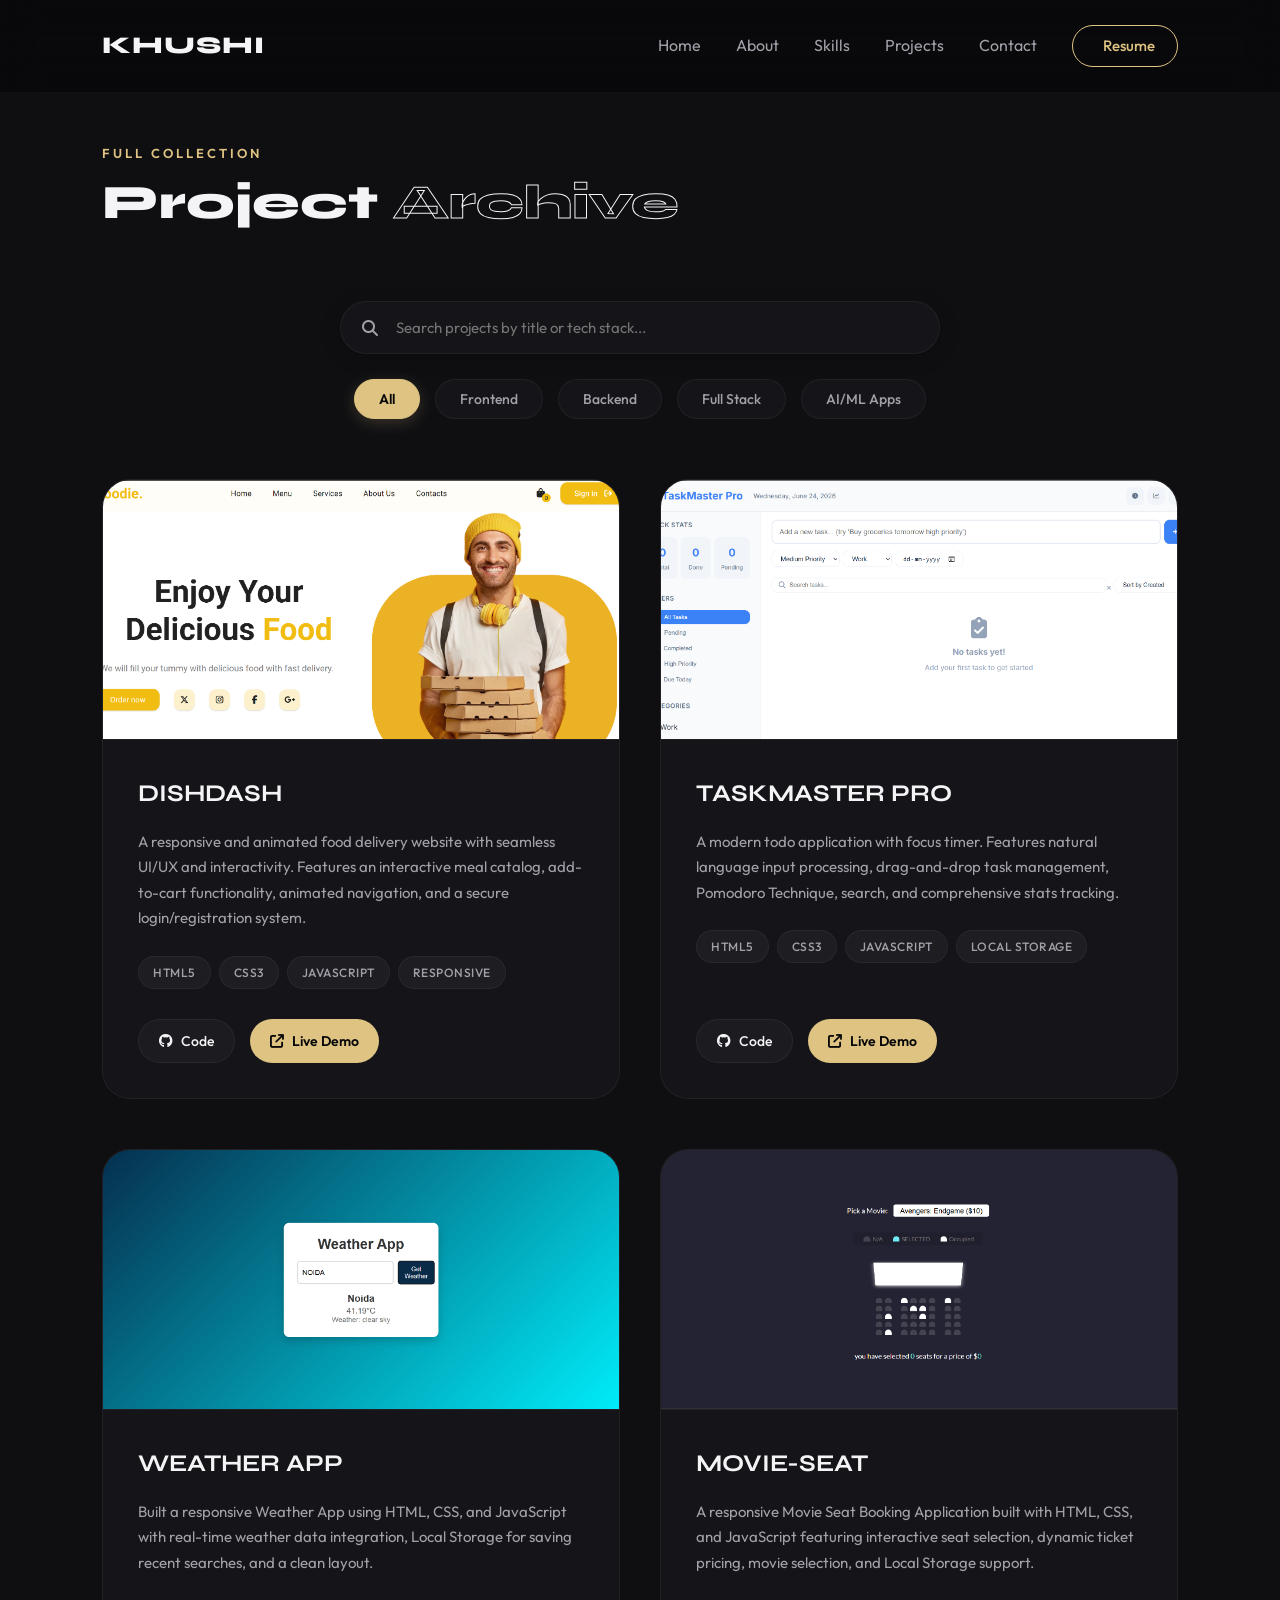
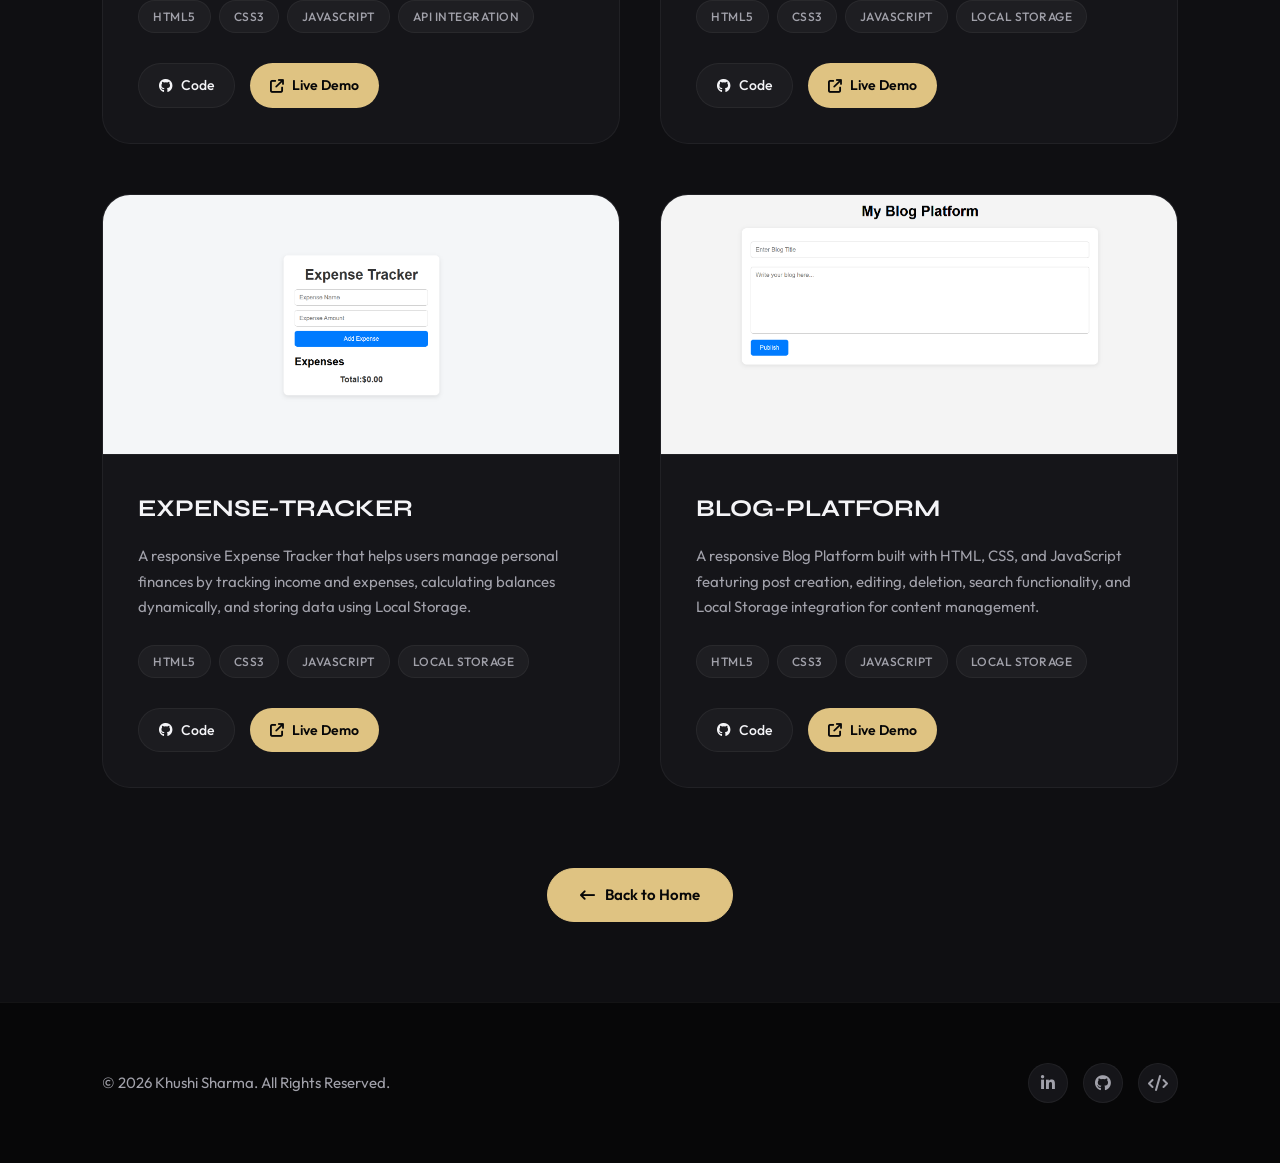
<file: project.html>
<!DOCTYPE html>
<html lang="en">
<head>
    <meta charset="UTF-8">
    <meta name="viewport" content="width=device-width, initial-scale=1.0">
    <title>Project Archive | Khushi Sharma</title>
    <!-- Meta tags for premium SEO -->
    <meta name="description" content="Explore the full vault of web development projects built by Khushi Sharma, including food delivery sites, advanced todo managers, trackers, and blog platforms.">
    
    <!-- Font Awesome Icons -->
    <link rel="stylesheet" href="https://cdnjs.cloudflare.com/ajax/libs/font-awesome/6.7.2/css/all.min.css">
    <!-- Local Stylesheet -->
    <link rel="stylesheet" href="style.css">
</head>
<body>

    <!-- Page Transition Wipe Overlay -->
    <div class="page-transition-wipe"></div>

    <!-- Frosted-glass Header Design -->
    <header class="header">
        <a href="index.html#home" class="logo magnetic">KHUSHI</a>

        <i class="fa-solid fa-bars" id="menu-icon"></i>

        <nav class="navbar">
            <a href="index.html#home" class="nav-link">Home</a>
            <a href="index.html#about" class="nav-link">About</a>
            <a href="index.html#skills" class="nav-link">Skills</a>
            <a href="index.html#projects" class="nav-link active">Projects</a>
            <a href="index.html#contact" class="nav-link">Contact</a>
            
            <!-- Highly styled Resume pill button directly to the right of Contact link -->
            <a href="Resume_Khushi_Sharma (3).pdf" class="resume-btn magnetic" target="_blank">
                <i class="fa-solid fa-arrow-down-to-bracket"></i> Resume
            </a>
        </nav>
    </header>

    <!-- Project Archive Section -->
    <section class="projects">
        <div class="container">
            <div class="section-header animate-in">
                <span class="section-subtitle">Full Collection</span>
                <h1 class="section-title">Project <span>Archive</span></h1>
            </div>

            <!-- Modern Control Dashboard Panel (Search & Filter) -->
            <div class="filter-panel animate-in">
                <div class="search-wrapper">
                    <i class="fa-solid fa-magnifying-glass search-icon"></i>
                    <input type="text" id="projectSearch" placeholder="Search projects by title or tech stack...">
                </div>
                <div class="filter-chips">
                    <button class="filter-btn active" data-filter="all">All</button>
                    <button class="filter-btn" data-filter="frontend">Frontend</button>
                    <button class="filter-btn" data-filter="backend">Backend</button>
                    <button class="filter-btn" data-filter="fullstack">Full Stack</button>
                    <button class="filter-btn" data-filter="aiml">AI/ML Apps</button>
                </div>
            </div>

            <!-- All 6 Projects Grid -->
            <div class="projects-grid">
                
                <!-- PROJECT 1 -->
                <div class="project-card animate-in" data-category="frontend" data-title="DISHDASH">
                    <div class="project-img">
                        <img src="images/DISHDASH.png" alt="DISHDASH - Food Delivery Platform">
                    </div>
                    <div class="project-content">
                        <div>
                            <h3>DISHDASH</h3>
                            <p>A responsive and animated food delivery website with seamless UI/UX and interactivity. Features an interactive meal catalog, add-to-cart functionality, animated navigation, and a secure login/registration system.</p>
                            <div class="project-tech-stack">
                                <span>HTML5</span>
                                <span>CSS3</span>
                                <span>JavaScript</span>
                                <span>Responsive</span>
                            </div>
                        </div>
                        <div class="project-actions">
                            <a href="https://github.com/khushiiish/DISHDASH.git" target="_blank" class="project-btn code magnetic">
                                <i class="fa-brands fa-github"></i> Code
                            </a>
                            <a href="https://dishdash-khushi.vercel.app/" target="_blank" class="project-btn live magnetic">
                                <i class="fa-solid fa-arrow-up-right-from-square"></i> Live Demo
                            </a>
                        </div>
                    </div>
                </div>

                <!-- PROJECT 2 -->
                <div class="project-card animate-in delay-100" data-category="fullstack" data-title="TASKMASTER PRO">
                    <div class="project-img">
                        <img src="images/TASK-MASTER.png" alt="TASKMASTER PRO - Advanced Todo App">
                    </div>
                    <div class="project-content">
                        <div>
                            <h3>TASKMASTER PRO</h3>
                            <p>A modern todo application with focus timer. Features natural language input processing, drag-and-drop task management, Pomodoro Technique, search, and comprehensive stats tracking.</p>
                            <div class="project-tech-stack">
                                <span>HTML5</span>
                                <span>CSS3</span>
                                <span>JavaScript</span>
                                <span>Local Storage</span>
                            </div>
                        </div>
                        <div class="project-actions">
                            <a href="https://github.com/khushiiish/ADVANCED-TODO-APP.git" target="_blank" class="project-btn code magnetic">
                                <i class="fa-brands fa-github"></i> Code
                            </a>
                            <a href="https://advanced-todo-app-khushi.vercel.app/" target="_blank" class="project-btn live magnetic">
                                <i class="fa-solid fa-arrow-up-right-from-square"></i> Live Demo
                            </a>
                        </div>
                    </div>
                </div>

                <!-- PROJECT 3 -->
                <div class="project-card animate-in" data-category="frontend" data-title="WEATHER APP">
                    <div class="project-img">
                        <img src="images/WEATHER.png" alt="Weather Forecast Application">
                    </div>
                    <div class="project-content">
                        <div>
                            <h3>WEATHER APP</h3>
                            <p>Built a responsive Weather App using HTML, CSS, and JavaScript with real-time weather data integration, Local Storage for saving recent searches, and a clean layout.</p>
                            <div class="project-tech-stack">
                                <span>HTML5</span>
                                <span>CSS3</span>
                                <span>JavaScript</span>
                                <span>API Integration</span>
                            </div>
                        </div>
                        <div class="project-actions">
                            <a href="https://github.com/khushiiish/weather.git" target="_blank" class="project-btn code magnetic">
                                <i class="fa-brands fa-github"></i> Code
                            </a>
                            <a href="https://weather-chi-kohl.vercel.app/" target="_blank" class="project-btn live magnetic">
                                <i class="fa-solid fa-arrow-up-right-from-square"></i> Live Demo
                            </a>
                        </div>
                    </div>
                </div>

                <!-- PROJECT 4 -->
                <div class="project-card animate-in delay-100" data-category="frontend" data-title="MOVIE-SEAT">
                    <div class="project-img">
                        <img src="images/MOVIE-SEAT.png" alt="Movie Seat Booking App">
                    </div>
                    <div class="project-content">
                        <div>
                            <h3>MOVIE-SEAT</h3>
                            <p>A responsive Movie Seat Booking Application built with HTML, CSS, and JavaScript featuring interactive seat selection, dynamic ticket pricing, movie selection, and Local Storage support.</p>
                            <div class="project-tech-stack">
                                <span>HTML5</span>
                                <span>CSS3</span>
                                <span>JavaScript</span>
                                <span>Local Storage</span>
                            </div>
                        </div>
                        <div class="project-actions">
                            <a href="https://github.com/khushiiish/Movie_Seat.git" target="_blank" class="project-btn code magnetic">
                                <i class="fa-brands fa-github"></i> Code
                            </a>
                            <a href="https://movie-seat-ten.vercel.app/" target="_blank" class="project-btn live magnetic">
                                <i class="fa-solid fa-arrow-up-right-from-square"></i> Live Demo
                            </a>
                        </div>
                    </div>
                </div>

                <!-- PROJECT 5 -->
                <div class="project-card animate-in" data-category="frontend" data-title="EXPENSE-TRACKER">
                    <div class="project-img">
                        <img src="images/EXPENSE-TRACKER.png" alt="Expense Tracker App">
                    </div>
                    <div class="project-content">
                        <div>
                            <h3>EXPENSE-TRACKER</h3>
                            <p>A responsive Expense Tracker that helps users manage personal finances by tracking income and expenses, calculating balances dynamically, and storing data using Local Storage.</p>
                            <div class="project-tech-stack">
                                <span>HTML5</span>
                                <span>CSS3</span>
                                <span>JavaScript</span>
                                <span>Local Storage</span>
                            </div>
                        </div>
                        <div class="project-actions">
                            <a href="https://github.com/khushiiish/expense-tracker.git" target="_blank" class="project-btn code magnetic">
                                <i class="fa-brands fa-github"></i> Code
                            </a>
                            <a href="https://expense-tracker-ecru-beta-21.vercel.app/" target="_blank" class="project-btn live magnetic">
                                <i class="fa-solid fa-arrow-up-right-from-square"></i> Live Demo
                            </a>
                        </div>
                    </div>
                </div>

                <!-- PROJECT 6 -->
                <div class="project-card animate-in delay-100" data-category="fullstack" data-title="BLOG-PLATFORM">
                    <div class="project-img">
                        <img src="images/BLOG-PLATFORM.png" alt="Blog Platform App">
                    </div>
                    <div class="project-content">
                        <div>
                            <h3>BLOG-PLATFORM</h3>
                            <p>A responsive Blog Platform built with HTML, CSS, and JavaScript featuring post creation, editing, deletion, search functionality, and Local Storage integration for content management.</p>
                            <div class="project-tech-stack">
                                <span>HTML5</span>
                                <span>CSS3</span>
                                <span>JavaScript</span>
                                <span>Local Storage</span>
                            </div>
                        </div>
                        <div class="project-actions">
                            <a href="https://github.com/khushiiish/BLOG-PLATFORM.git" target="_blank" class="project-btn code magnetic">
                                <i class="fa-brands fa-github"></i> Code
                            </a>
                            <a href="https://blog-platform-seven-ruby.vercel.app/" target="_blank" class="project-btn live magnetic">
                                <i class="fa-solid fa-arrow-up-right-from-square"></i> Live Demo
                            </a>
                        </div>
                    </div>
                </div>

            </div>

            <!-- Back to Home Action Button -->
            <div class="archive-actions animate-in" style="text-align: center; margin-top: 8rem;">
                <a href="index.html" class="btn-primary magnetic">
                    <i class="fa-solid fa-arrow-left-long"></i> Back to Home
                </a>
            </div>
        </div>
    </section>

    <!-- Revamped Footer Block -->
    <footer class="footer">
        <div class="container footer-minimal">
            <p>&copy; 2026 Khushi Sharma. All Rights Reserved.</p>
            <div class="social-media">
                <a href="https://linkedin.com" target="_blank" class="social-link magnetic" aria-label="LinkedIn">
                    <i class="fa-brands fa-linkedin-in"></i>
                </a>
                <a href="https://github.com/khushiiish" target="_blank" class="social-link magnetic" aria-label="GitHub">
                    <i class="fa-brands fa-github"></i>
                </a>
                <a href="https://leetcode.com/u/khushiish/" target="_blank" class="social-link magnetic" aria-label="LeetCode">
                    <i class="fa-solid fa-code"></i>
                </a>
            </div>
        </div>
    </footer>

    <!-- Local Script -->
    <script src="script.js"></script>
</body>
</html>
</file>
<file: style.css>
@import url('https://fonts.googleapis.com/css2?family=Inter:wght@300;400;500;600&family=Outfit:wght@300;400;500;600;700;800&family=Syne:wght@700;800&display=swap');

:root {
    --bg-dark: #070708;
    --bg-surface: #0f0f12;
    --bg-card: #151519;
    --border-color: rgba(255, 255, 255, 0.05);
    --border-hover: rgba(223, 195, 130, 0.25);
    --text-primary: #f4f4f7;
    --text-secondary: #a1a1aa;
    --text-muted: #62626a;
    --accent: #dfc382; /* Champagne Gold */
    --accent-rgb: 223, 195, 130;
    --accent-hover: #eed59f;
    --font-title: 'Syne', sans-serif;
    --font-body: 'Outfit', sans-serif;
    --transition-smooth: all 0.5s cubic-bezier(0.16, 1, 0.3, 1);
    --transition-fast: all 0.25s ease;
}

/* --- Global Reset --- */
* {
    margin: 0;
    padding: 0;
    box-sizing: border-box;
    text-decoration: none;
    border: none;
    outline: none;
    font-family: var(--font-body);
}

html {
    font-size: 62.5%; /* 1rem = 10px */
    scroll-behavior: smooth;
    background-color: var(--bg-dark);
    color: var(--text-primary);
    overflow-x: hidden;
}

body {
    font-size: 1.6rem;
    line-height: 1.6;
    background-color: var(--bg-dark);
    color: var(--text-primary);
    -webkit-font-smoothing: antialiased;
}

/* --- Scrollbar Customization --- */
::-webkit-scrollbar {
    width: 0.8rem;
}
::-webkit-scrollbar-track {
    background: var(--bg-dark);
}
::-webkit-scrollbar-thumb {
    background: rgba(255, 255, 255, 0.1);
    border-radius: 9999px;
}
::-webkit-scrollbar-thumb:hover {
    background: var(--accent);
}

/* --- Layout Utility Classes --- */
section {
    min-height: 100vh;
    padding: 14rem 8% 8rem;
    position: relative;
}

.container {
    max-width: 120rem;
    margin: 0 auto;
    width: 100%;
}

.btn-primary {
    display: inline-flex;
    align-items: center;
    justify-content: center;
    gap: 1rem;
    background: var(--accent);
    color: var(--bg-dark);
    font-weight: 600;
    font-size: 1.5rem;
    padding: 1.4rem 3.2rem;
    border-radius: 9999px;
    border: 1px solid var(--accent);
    cursor: pointer;
    transition: var(--transition-smooth);
}

.btn-primary:hover {
    background: transparent;
    color: var(--accent);
    box-shadow: 0 8px 24px rgba(223, 195, 130, 0.15);
}

.btn-secondary {
    display: inline-flex;
    align-items: center;
    justify-content: center;
    gap: 1rem;
    background: transparent;
    color: var(--text-primary);
    font-weight: 500;
    font-size: 1.5rem;
    padding: 1.4rem 3.2rem;
    border-radius: 9999px;
    border: 1px solid rgba(255, 255, 255, 0.1);
    cursor: pointer;
    transition: var(--transition-smooth);
}

.btn-secondary:hover {
    border-color: var(--accent);
    color: var(--accent);
    background: rgba(223, 195, 130, 0.02);
}

/* --- Section Heading --- */
.section-header {
    margin-bottom: 7rem;
    position: relative;
}

.section-subtitle {
    font-size: 1.3rem;
    font-weight: 600;
    color: var(--accent);
    text-transform: uppercase;
    letter-spacing: 0.3rem;
    display: inline-block;
    margin-bottom: 1rem;
}

.section-title {
    font-family: var(--font-title);
    font-size: 4.8rem;
    font-weight: 800;
    line-height: 1.2;
    color: var(--text-primary);
}

.section-title span {
    font-family: var(--font-title);
    color: transparent;
    -webkit-text-stroke: 1px var(--text-primary);
}

/* --- PAGE TRANSITION OVERLAY --- */
.page-transition-wipe {
    position: fixed;
    top: 0;
    left: 0;
    width: 100%;
    height: 100%;
    background-color: var(--accent);
    z-index: 9999;
    transform: translateY(100%);
    pointer-events: none;
    transition: transform 0.6s cubic-bezier(0.85, 0, 0.15, 1);
}
.page-transition-wipe.active {
    transform: translateY(0);
}
.page-transition-wipe.exit {
    transform: translateY(-100%);
}

/* --- HEADER / NAVBAR --- */
.header {
    position: fixed;
    top: 0;
    left: 0;
    width: 100%;
    padding: 2.5rem 8%;
    background: rgba(7, 7, 8, 0.65);
    backdrop-filter: blur(20px);
    -webkit-backdrop-filter: blur(20px);
    border-bottom: 1px solid rgba(255, 255, 255, 0.03);
    display: flex;
    justify-content: space-between;
    align-items: center;
    z-index: 1000;
    transition: var(--transition-smooth);
}

.header.scrolled {
    padding: 1.8rem 8%;
    background: rgba(7, 7, 8, 0.85);
    box-shadow: 0 10px 30px rgba(0, 0, 0, 0.3);
}

.logo {
    font-family: var(--font-title);
    font-size: 2.4rem;
    font-weight: 800;
    color: var(--text-primary);
    letter-spacing: 0.1rem;
    transition: var(--transition-fast);
}

.logo:hover {
    color: var(--accent);
}

.navbar {
    display: flex;
    align-items: center;
}

.nav-link {
    font-size: 1.6rem;
    font-weight: 400;
    color: var(--text-secondary);
    margin-left: 3.5rem;
    position: relative;
    transition: var(--transition-fast);
    padding: 0.5rem 0;
}

.nav-link::after {
    content: '';
    position: absolute;
    bottom: 0;
    left: 0;
    width: 0;
    height: 1px;
    background-color: var(--accent);
    transition: var(--transition-fast);
}

.nav-link:hover::after,
.nav-link.active::after {
    width: 100%;
}

.nav-link:hover,
.nav-link.active {
    color: var(--text-primary);
}

.resume-btn {
    margin-left: 3.5rem;
    border: 1px solid var(--accent);
    color: var(--accent);
    font-size: 1.5rem;
    font-weight: 500;
    padding: 0.8rem 2.2rem;
    border-radius: 9999px;
    background: transparent;
    transition: var(--transition-smooth);
    display: inline-flex;
    align-items: center;
    gap: 0.8rem;
}

.resume-btn:hover {
    background: var(--accent);
    color: var(--bg-dark);
    transform: translateY(-2px);
    box-shadow: 0 6px 20px rgba(223, 195, 130, 0.15);
}

#menu-icon {
    font-size: 2.8rem;
    color: var(--text-primary);
    cursor: pointer;
    display: none;
}

/* --- HOME HERO SECTION --- */
.home {
    display: flex;
    justify-content: space-between;
    align-items: center;
    gap: 8rem;
    min-height: 100vh;
}

.home-content {
    flex: 1.2;
    display: flex;
    flex-direction: column;
    align-items: flex-start;
}

.home-badge {
    background: rgba(223, 195, 130, 0.08);
    color: var(--accent);
    padding: 0.6rem 1.6rem;
    font-size: 1.3rem;
    font-weight: 600;
    border-radius: 9999px;
    border: 1px solid rgba(223, 195, 130, 0.15);
    margin-bottom: 2.5rem;
    letter-spacing: 0.1rem;
}

.home-content h1 {
    font-family: var(--font-title);
    font-size: 7.2rem;
    font-weight: 800;
    line-height: 1.1;
    margin-bottom: 1.5rem;
    letter-spacing: -0.1rem;
}

.home-content h3 {
    font-size: 2.8rem;
    font-weight: 400;
    color: var(--text-secondary);
    margin-bottom: 2.5rem;
}

.home-content h3 span {
    color: var(--accent);
    font-weight: 600;
}

.home-content p {
    font-size: 1.7rem;
    color: var(--text-secondary);
    line-height: 1.7;
    margin-bottom: 4rem;
    max-width: 58rem;
}

.home-actions {
    display: flex;
    gap: 2rem;
    margin-bottom: 4.5rem;
}

.social-media {
    display: flex;
    gap: 1.8rem;
}

.social-link {
    display: inline-flex;
    justify-content: center;
    align-items: center;
    width: 4.5rem;
    height: 4.5rem;
    background: var(--bg-surface);
    border: 1px solid var(--border-color);
    border-radius: 50%;
    font-size: 1.8rem;
    color: var(--text-secondary);
    transition: var(--transition-smooth);
}

.social-link:hover {
    color: var(--bg-dark);
    background: var(--accent);
    border-color: var(--accent);
    transform: translateY(-3px);
    box-shadow: 0 8px 20px rgba(223, 195, 130, 0.2);
}

.home-img-wrapper {
    flex: 0.8;
    display: flex;
    justify-content: center;
    align-items: center;
}

.home-img {
    position: relative;
    width: 38rem;
    height: 48rem;
    border-radius: 40px 100px 40px 100px;
    overflow: hidden;
    border: 1px solid var(--border-color);
    transition: var(--transition-smooth);
    background: var(--bg-card);
}

.home-img::before {
    content: '';
    position: absolute;
    inset: 0;
    background: linear-gradient(to top, rgba(7, 7, 8, 0.4), transparent);
    z-index: 1;
}

.home-img img {
    width: 100%;
    height: 100%;
    object-fit: cover;
    transition: transform 0.8s cubic-bezier(0.16, 1, 0.3, 1);
}

.home-img:hover {
    transform: scale(1.02) rotate(-1deg);
    border-color: var(--accent);
    box-shadow: 0 30px 60px rgba(0, 0, 0, 0.6), 0 0 40px rgba(223, 195, 130, 0.08);
}

.home-img:hover img {
    transform: scale(1.06);
}

/* --- ABOUT SECTION --- */
.about {
    background: var(--bg-surface);
}

.about-container {
    display: flex;
    align-items: center;
    gap: 8rem;
}

.about-img-wrapper {
    flex: 0.9;
    display: flex;
    justify-content: center;
}

.about-img {
    position: relative;
    width: 36rem;
    height: 44rem;
    border-radius: 100px 40px 100px 40px;
    overflow: hidden;
    border: 1px solid var(--border-color);
    background: var(--bg-card);
    transition: var(--transition-smooth);
}

.about-img img {
    width: 100%;
    height: 100%;
    object-fit: cover;
    transition: transform 0.8s cubic-bezier(0.16, 1, 0.3, 1);
}

.about-img:hover {
    transform: scale(1.02) rotate(1deg);
    border-color: var(--accent);
    box-shadow: 0 30px 60px rgba(0, 0, 0, 0.6), 0 0 40px rgba(223, 195, 130, 0.08);
}

.about-img:hover img {
    transform: scale(1.06);
}

.about-content {
    flex: 1.1;
}

.about-content h3 {
    font-size: 2.4rem;
    color: var(--text-primary);
    margin-bottom: 2rem;
    font-weight: 600;
}

.about-content p {
    font-size: 1.6rem;
    color: var(--text-secondary);
    line-height: 1.8;
    margin-bottom: 2.5rem;
}

/* --- SKILLS & TOOLS SECTION (BENTO GRID STYLE) --- */
.skills {
    background: var(--bg-dark);
    padding-bottom: 12rem;
}

.skills-wrapper {
    display: grid;
    grid-template-columns: repeat(2, 1fr);
    gap: 3.5rem;
    width: 100%;
}

.skills-category-block {
    background: var(--bg-card);
    border: 1px solid var(--border-color);
    border-radius: 28px;
    padding: 4rem;
    transition: var(--transition-smooth);
}

.skills-category-block:hover {
    transform: translateY(-5px);
    border-color: var(--border-hover);
    box-shadow: 0 20px 40px rgba(0, 0, 0, 0.4);
}

/* Bento card spans */
.skills-category-block.double-col {
    grid-column: span 2;
}

.category-title {
    font-family: var(--font-title);
    font-size: 2.2rem;
    font-weight: 700;
    margin-bottom: 3.5rem;
    color: var(--text-primary);
    position: relative;
    padding-left: 2rem;
}

.category-title::before {
    content: '';
    position: absolute;
    left: 0;
    top: 50%;
    transform: translateY(-50%);
    width: 4px;
    height: 1.8rem;
    background: var(--accent);
    border-radius: 2px;
}

.skills-grid {
    display: grid;
    grid-template-columns: repeat(auto-fill, minmax(16rem, 1fr));
    gap: 2.5rem;
}

.skill-tile {
    background: #111114;
    border: 1px solid rgba(255, 255, 255, 0.04);
    border-radius: 20px;
    padding: 3rem 2rem;
    display: flex;
    flex-direction: column;
    align-items: center;
    justify-content: center;
    gap: 1.8rem;
    text-align: center;
    cursor: default;
    transition: var(--transition-smooth);
    position: relative;
}

.skill-tile::before {
    content: '';
    position: absolute;
    inset: 0;
    border-radius: 20px;
    border: 1.5px solid transparent;
    transition: var(--transition-smooth);
    pointer-events: none;
    z-index: 1;
}

.skill-icon {
    width: 5rem;
    height: 5rem;
    display: flex;
    align-items: center;
    justify-content: center;
    transition: var(--transition-smooth);
}

.skill-icon img {
    width: 100%;
    height: 100%;
    object-fit: contain;
    transition: var(--transition-smooth);
}

.skill-icon svg {
    width: 100%;
    height: 100%;
    transition: var(--transition-smooth);
}

.skill-name {
    font-size: 1.5rem;
    font-weight: 500;
    color: var(--text-secondary);
    transition: var(--transition-smooth);
}

/* Hover micro-interactions */
.skill-tile:hover {
    transform: translateY(-5px) scale(1.02);
    background: #15151a;
    box-shadow: 0 15px 35px rgba(0, 0, 0, 0.6), 0 0 25px rgba(var(--brand-color-rgb), 0.12);
}

.skill-tile:hover::before {
    border-color: var(--brand-color);
}

.skill-tile:hover .skill-icon {
    transform: scale(1.08);
}

.skill-tile:hover .skill-name {
    color: var(--text-primary);
}

/* Soft Skills specifics: custom color and color transition for their SVGs */
.skill-tile.soft-skill {
    --brand-color: var(--accent);
    --brand-color-rgb: 223, 195, 130;
}

.skill-tile.soft-skill .skill-icon svg {
    stroke: var(--text-secondary);
}

.skill-tile.soft-skill:hover .skill-icon svg {
    stroke: var(--accent);
    transform: scale(1.08);
}

/* --- ASYMMETRIC PROJECTS GRID --- */
.projects {
    background: var(--bg-surface);
}

.projects-grid {
    display: grid;
    grid-template-columns: repeat(2, 1fr);
    gap: 5rem 4rem;
    max-width: 120rem;
    margin: 0 auto;
}

.project-card {
    background: var(--bg-card);
    border: 1px solid var(--border-color);
    border-radius: 28px;
    overflow: hidden;
    display: flex;
    flex-direction: column;
    transition: var(--transition-smooth);
}

.project-card.large-span {
    grid-column: span 2;
}

.project-card.large-span .project-img {
    height: 38rem;
}

.project-img {
    width: 100%;
    height: 26rem;
    overflow: hidden;
    position: relative;
    border-bottom: 1px solid var(--border-color);
}

.project-img img {
    width: 100%;
    height: 100%;
    object-fit: cover;
    object-position: top;
    transition: transform 0.8s cubic-bezier(0.16, 1, 0.3, 1);
}

.project-card:hover {
    transform: translateY(-8px);
    border-color: var(--border-hover);
    box-shadow: 0 30px 60px rgba(0, 0, 0, 0.4);
}

.project-card:hover .project-img img {
    transform: scale(1.04);
}

.project-content {
    padding: 3.5rem;
    display: flex;
    flex-direction: column;
    flex-grow: 1;
    justify-content: space-between;
}

.project-content h3 {
    font-family: var(--font-title);
    font-size: 2.4rem;
    font-weight: 700;
    color: var(--text-primary);
    margin-bottom: 1.5rem;
}

.project-content p {
    font-size: 1.5rem;
    color: var(--text-secondary);
    line-height: 1.7;
    margin-bottom: 2.5rem;
}

.project-tech-stack {
    display: flex;
    flex-wrap: wrap;
    gap: 0.8rem;
    margin-bottom: 3rem;
}

.project-tech-stack span {
    background: rgba(255, 255, 255, 0.04);
    color: var(--text-secondary);
    padding: 0.6rem 1.4rem;
    font-size: 1.2rem;
    border-radius: 9999px;
    border: 1px solid var(--border-color);
    font-weight: 500;
    text-transform: uppercase;
    letter-spacing: 0.05rem;
}

.project-actions {
    display: flex;
    gap: 1.5rem;
}

.project-btn {
    padding: 1rem 2rem;
    font-size: 1.4rem;
    font-weight: 500;
    border-radius: 9999px;
    transition: var(--transition-fast);
    display: inline-flex;
    align-items: center;
    gap: 0.8rem;
}

.project-btn.code {
    background: rgba(255, 255, 255, 0.03);
    color: var(--text-primary);
    border: 1px solid var(--border-color);
}

.project-btn.code:hover {
    background: rgba(255, 255, 255, 0.07);
    border-color: var(--text-secondary);
}

.project-btn.live {
    background: var(--accent);
    color: var(--bg-dark);
    font-weight: 600;
}

.project-btn.live:hover {
    background: var(--accent-hover);
    box-shadow: 0 4px 15px rgba(223, 195, 130, 0.2);
}

/* --- THE 5TH CARD: VIEW ALL PROJECTS --- */
.view-all-card {
    background: linear-gradient(135deg, var(--bg-card) 0%, rgba(223, 195, 130, 0.02) 100%);
    border: 1px dashed var(--accent);
    border-radius: 28px;
    display: flex;
    align-items: center;
    justify-content: center;
    min-height: 40rem;
    text-align: center;
    cursor: pointer;
    transition: var(--transition-smooth);
    padding: 4rem;
    position: relative;
    overflow: hidden;
}

.view-all-card::before {
    content: '';
    position: absolute;
    inset: 0;
    background: radial-gradient(circle at center, rgba(223, 195, 130, 0.08) 0%, transparent 70%);
    opacity: 0;
    transition: var(--transition-smooth);
}

.view-all-content {
    position: relative;
    z-index: 2;
    display: flex;
    flex-direction: column;
    align-items: center;
    gap: 2.5rem;
}

.view-all-icon {
    width: 8rem;
    height: 8rem;
    border-radius: 50%;
    background: rgba(223, 195, 130, 0.05);
    border: 1px solid rgba(223, 195, 130, 0.2);
    display: flex;
    align-items: center;
    justify-content: center;
    font-size: 2.8rem;
    color: var(--accent);
    transition: var(--transition-smooth);
}

.view-all-card:hover .view-all-icon {
    transform: scale(1.1) rotate(45deg);
    background: var(--accent);
    color: var(--bg-dark);
    box-shadow: 0 10px 30px rgba(223, 195, 130, 0.3);
}

.view-all-content h3 {
    font-family: var(--font-title);
    font-size: 2.8rem;
    font-weight: 700;
    color: var(--text-primary);
}

.view-all-content p {
    font-size: 1.5rem;
    color: var(--text-secondary);
    max-width: 32rem;
}

.view-all-card:hover {
    border-style: solid;
    border-color: var(--accent);
    transform: translateY(-8px);
    box-shadow: 0 30px 60px rgba(0, 0, 0, 0.4);
}

.view-all-card:hover::before {
    opacity: 1;
}

/* --- PROJECT EXPLORER (SEARCH & FILTER) --- */
.filter-panel {
    display: flex;
    flex-direction: column;
    align-items: center;
    gap: 2.5rem;
    margin-bottom: 6rem;
    width: 100%;
}
.search-wrapper {
    position: relative;
    width: 100%;
    max-width: 60rem;
}
.search-icon {
    position: absolute;
    left: 2.2rem;
    top: 50%;
    transform: translateY(-50%);
    font-size: 1.6rem;
    color: var(--text-secondary);
}
#projectSearch {
    width: 100%;
    padding: 1.6rem 2rem 1.6rem 5.5rem;
    background: var(--bg-card);
    border: 1px solid var(--border-color);
    border-radius: 9999px;
    color: var(--text-primary);
    font-size: 1.5rem;
    transition: var(--transition-smooth);
    box-shadow: 0 4px 20px rgba(0, 0, 0, 0.2);
}
#projectSearch:focus {
    border-color: var(--accent);
    box-shadow: 0 10px 25px rgba(0, 0, 0, 0.4), 0 0 20px rgba(223, 195, 130, 0.1);
}
.filter-chips {
    display: flex;
    gap: 1.5rem;
    flex-wrap: wrap;
    justify-content: center;
}
.filter-btn {
    background: var(--bg-card);
    border: 1px solid var(--border-color);
    color: var(--text-secondary);
    font-size: 1.4rem;
    font-weight: 500;
    padding: 1rem 2.4rem;
    border-radius: 9999px;
    cursor: pointer;
    transition: var(--transition-fast);
}
.filter-btn:hover {
    border-color: var(--border-hover);
    color: var(--text-primary);
}
.filter-btn.active {
    background: var(--accent);
    color: var(--bg-dark);
    border-color: var(--accent);
    font-weight: 600;
    box-shadow: 0 4px 15px rgba(223, 195, 130, 0.2);
}

/* Smooth filtering transition class */
.project-card {
    transition: opacity 0.4s cubic-bezier(0.16, 1, 0.3, 1), transform 0.4s cubic-bezier(0.16, 1, 0.3, 1), border-color 0.25s ease, box-shadow 0.25s ease;
    transform: scale(1);
    opacity: 1;
}
.project-card.card-hidden {
    opacity: 0;
    transform: scale(0.95);
    pointer-events: none;
}

/* --- CONTACT SECTION --- */
.contact {
    background: var(--bg-dark);
}

.contact-grid {
    display: grid;
    grid-template-columns: 1fr 1.2fr;
    gap: 8rem;
}

.contact-info {
    display: flex;
    flex-direction: column;
    justify-content: space-between;
}

.contact-info h2 {
    font-family: var(--font-title);
    font-size: 4.8rem;
    font-weight: 800;
    line-height: 1.2;
    margin-bottom: 3rem;
}

.contact-details {
    margin-bottom: 4rem;
}

.contact-item {
    display: flex;
    align-items: center;
    gap: 2rem;
    margin-bottom: 2.5rem;
}

.contact-icon {
    width: 5rem;
    height: 5rem;
    background: var(--bg-card);
    border: 1px solid var(--border-color);
    border-radius: 50%;
    display: flex;
    align-items: center;
    justify-content: center;
    font-size: 2rem;
    color: var(--accent);
}

.contact-text h4 {
    font-size: 1.3rem;
    text-transform: uppercase;
    letter-spacing: 0.15rem;
    color: var(--text-muted);
    margin-bottom: 0.4rem;
}

.contact-text a, .contact-text p {
    font-size: 1.6rem;
    font-weight: 500;
    color: var(--text-primary);
    transition: var(--transition-fast);
}

.contact-text a:hover {
    color: var(--accent);
}

/* Floating Label Form */
.contact-form {
    background: var(--bg-card);
    border: 1px solid var(--border-color);
    border-radius: 28px;
    padding: 5rem;
    box-shadow: 0 20px 40px rgba(0, 0, 0, 0.3);
}

.form-group {
    position: relative;
    margin-bottom: 3.5rem;
}

.form-input {
    width: 100%;
    padding: 1.2rem 0;
    background: transparent;
    border: none;
    border-bottom: 1.5px solid rgba(255, 255, 255, 0.1);
    color: var(--text-primary);
    font-family: var(--font-body);
    font-size: 1.6rem;
    transition: var(--transition-smooth);
}

.form-input:focus {
    border-bottom-color: var(--accent);
}

.form-label {
    position: absolute;
    left: 0;
    top: 1.2rem;
    color: var(--text-muted);
    font-size: 1.6rem;
    pointer-events: none;
    transition: var(--transition-smooth);
}

.form-input:focus ~ .form-label,
.form-input:not(:placeholder-shown) ~ .form-label {
    top: -1.8rem;
    font-size: 1.2rem;
    color: var(--accent);
    font-weight: 600;
    letter-spacing: 0.05rem;
}

textarea.form-input {
    min-height: 12rem;
    resize: none;
}

/* Form border focus animation */
.form-line {
    position: absolute;
    bottom: 0;
    left: 0;
    width: 0;
    height: 1.5px;
    background-color: var(--accent);
    transition: var(--transition-smooth);
}

.form-input:focus ~ .form-line {
    width: 100%;
}

/* Form Status Messages */
.form-status-message {
    margin-top: 2rem;
    font-size: 1.5rem;
    padding: 1.2rem 2rem;
    border-radius: 12px;
    display: none;
    font-weight: 500;
    transition: var(--transition-smooth);
}

.form-status-message.success {
    display: block;
    background: rgba(46, 117, 89, 0.15);
    border: 1px solid #2e7559;
    color: #4ade80;
}

.form-status-message.error {
    display: block;
    background: rgba(224, 94, 56, 0.15);
    border: 1px solid #e05e38;
    color: #f87171;
}

/* --- FOOTER SECTION --- */
.footer {
    background: var(--bg-dark);
    padding: 6rem 8% 6rem;
    border-top: 1px solid var(--border-color);
}

.footer-minimal {
    display: flex;
    justify-content: space-between;
    align-items: center;
    flex-wrap: wrap;
    gap: 2.5rem;
    width: 100%;
}

.footer-minimal p {
    color: var(--text-secondary);
    font-size: 1.5rem;
}

.footer-minimal .social-media {
    display: flex;
    gap: 1.5rem;
}

.footer-minimal .social-link {
    display: inline-flex;
    justify-content: center;
    align-items: center;
    width: 4rem;
    height: 4rem;
    background: var(--bg-card);
    border: 1px solid var(--border-color);
    border-radius: 50%;
    font-size: 1.6rem;
    color: var(--text-secondary);
    transition: var(--transition-smooth);
}

.footer-minimal .social-link:hover {
    color: var(--bg-dark);
    background: var(--accent);
    border-color: var(--accent);
    transform: translateY(-3px);
    box-shadow: 0 8px 20px rgba(223, 195, 130, 0.2);
}

@media (max-width: 768px) {
    .footer-minimal {
        flex-direction: column;
        text-align: center;
    }
}

@keyframes pulseGlow {
    0% { transform: scale(0.95); opacity: 0.5; }
    50% { transform: scale(1.15); opacity: 1; }
    100% { transform: scale(0.95); opacity: 0.5; }
}

/* --- ANIMATION SUPPORT CLASSES --- */
.split-word {
    display: inline-block;
    overflow: hidden;
    vertical-align: top;
    margin-right: 0.25em;
}

.split-char {
    display: inline-block;
    transform: translateY(110%);
    transition: transform 1s cubic-bezier(0.16, 1, 0.3, 1);
}

.animate-in {
    opacity: 0;
    transform: translateY(4rem);
    transition: opacity 1.2s cubic-bezier(0.16, 1, 0.3, 1), transform 1.2s cubic-bezier(0.16, 1, 0.3, 1);
}

.animate-in.active {
    opacity: 1;
    transform: translateY(0);
}

.delay-100 { transition-delay: 0.1s; }
.delay-200 { transition-delay: 0.2s; }
.delay-300 { transition-delay: 0.3s; }
.delay-400 { transition-delay: 0.4s; }
.delay-500 { transition-delay: 0.5s; }

/* --- RESPONSIVE BREAKPOINTS --- */
@media (max-width: 1024px) {
    html {
        font-size: 55%;
    }
    
    .home {
        gap: 4rem;
    }
    
    .home-content h1 {
        font-size: 5.8rem;
    }
    
    .home-img {
        width: 32rem;
        height: 40rem;
    }
    
    .skills-wrapper {
        grid-template-columns: 1fr;
        gap: 2.5rem;
    }
    .skills-category-block.double-col {
        grid-column: span 1;
    }
    
    .contact-grid {
        grid-template-columns: 1fr;
        gap: 6rem;
    }
}

@media (max-width: 768px) {
    #menu-icon {
        display: block;
    }
    
    .navbar {
        position: absolute;
        top: 100%;
        left: 0;
        width: 100%;
        padding: 2rem 8%;
        background: var(--bg-surface);
        border-bottom: 1px solid var(--border-color);
        flex-direction: column;
        align-items: flex-start;
        gap: 2.5rem;
        transform: translateY(-120%);
        opacity: 0;
        pointer-events: none;
        transition: var(--transition-smooth);
    }
    
    .navbar.active {
        transform: translateY(0);
        opacity: 1;
        pointer-events: all;
    }
    
    .nav-link {
        margin-left: 0;
        font-size: 1.8rem;
        width: 100%;
    }
    
    .resume-btn {
        margin-left: 0;
        margin-top: 1rem;
        width: 100%;
        justify-content: center;
    }
    
    .home {
        flex-direction: column-reverse;
        padding-top: 16rem;
        text-align: center;
        gap: 6rem;
    }
    
    .home-content {
        align-items: center;
    }
    
    .home-actions {
        justify-content: center;
    }
    
    .about-container {
        flex-direction: column;
        gap: 5rem;
    }
    
    .about-img {
        width: 30rem;
        height: 38rem;
    }
    
    .skills-wrapper {
        grid-template-columns: 1fr;
        gap: 2.5rem;
    }
    .skills-category-block.double-col {
        grid-column: span 1;
    }
    
    .projects-grid {
        grid-template-columns: 1fr;
        gap: 4rem;
    }
    
    .project-card.large-span {
        grid-column: span 1;
    }
    
    .project-card.large-span .project-img {
        height: 26rem;
    }
    
    .view-all-card {
        min-height: 32rem;
    }
    
}

@media (max-width: 480px) {
    html {
        font-size: 50%;
    }
    
    .home-content h1 {
        font-size: 4.8rem;
    }
    
    .home-img {
        width: 26rem;
        height: 32rem;
        border-radius: 30px 80px 30px 80px;
    }
    
    .about-img {
        width: 26rem;
        height: 32rem;
        border-radius: 80px 30px 80px 30px;
    }
    
    .contact-form {
        padding: 3rem;
    }
    
}

/* Antigravity tile custom rainbow hover */
.skill-tile.antigravity-tile:hover {
    box-shadow: 0 15px 35px rgba(0, 0, 0, 0.6), 
                0 0 20px rgba(255, 89, 100, 0.08), 
                0 0 30px rgba(63, 136, 197, 0.08);
}

.skill-tile.antigravity-tile:hover::before {
    background: linear-gradient(135deg, #FF5964 0%, #FFE74C 25%, #38A3A5 50%, #22577A 75%, #3F88C5 100%) border-box;
    -webkit-mask: linear-gradient(#fff 0 0) padding-box, linear-gradient(#fff 0 0);
    -webkit-mask-composite: destination-out;
    mask-composite: exclude;
    border: 1.5px solid transparent;
}
</file>
